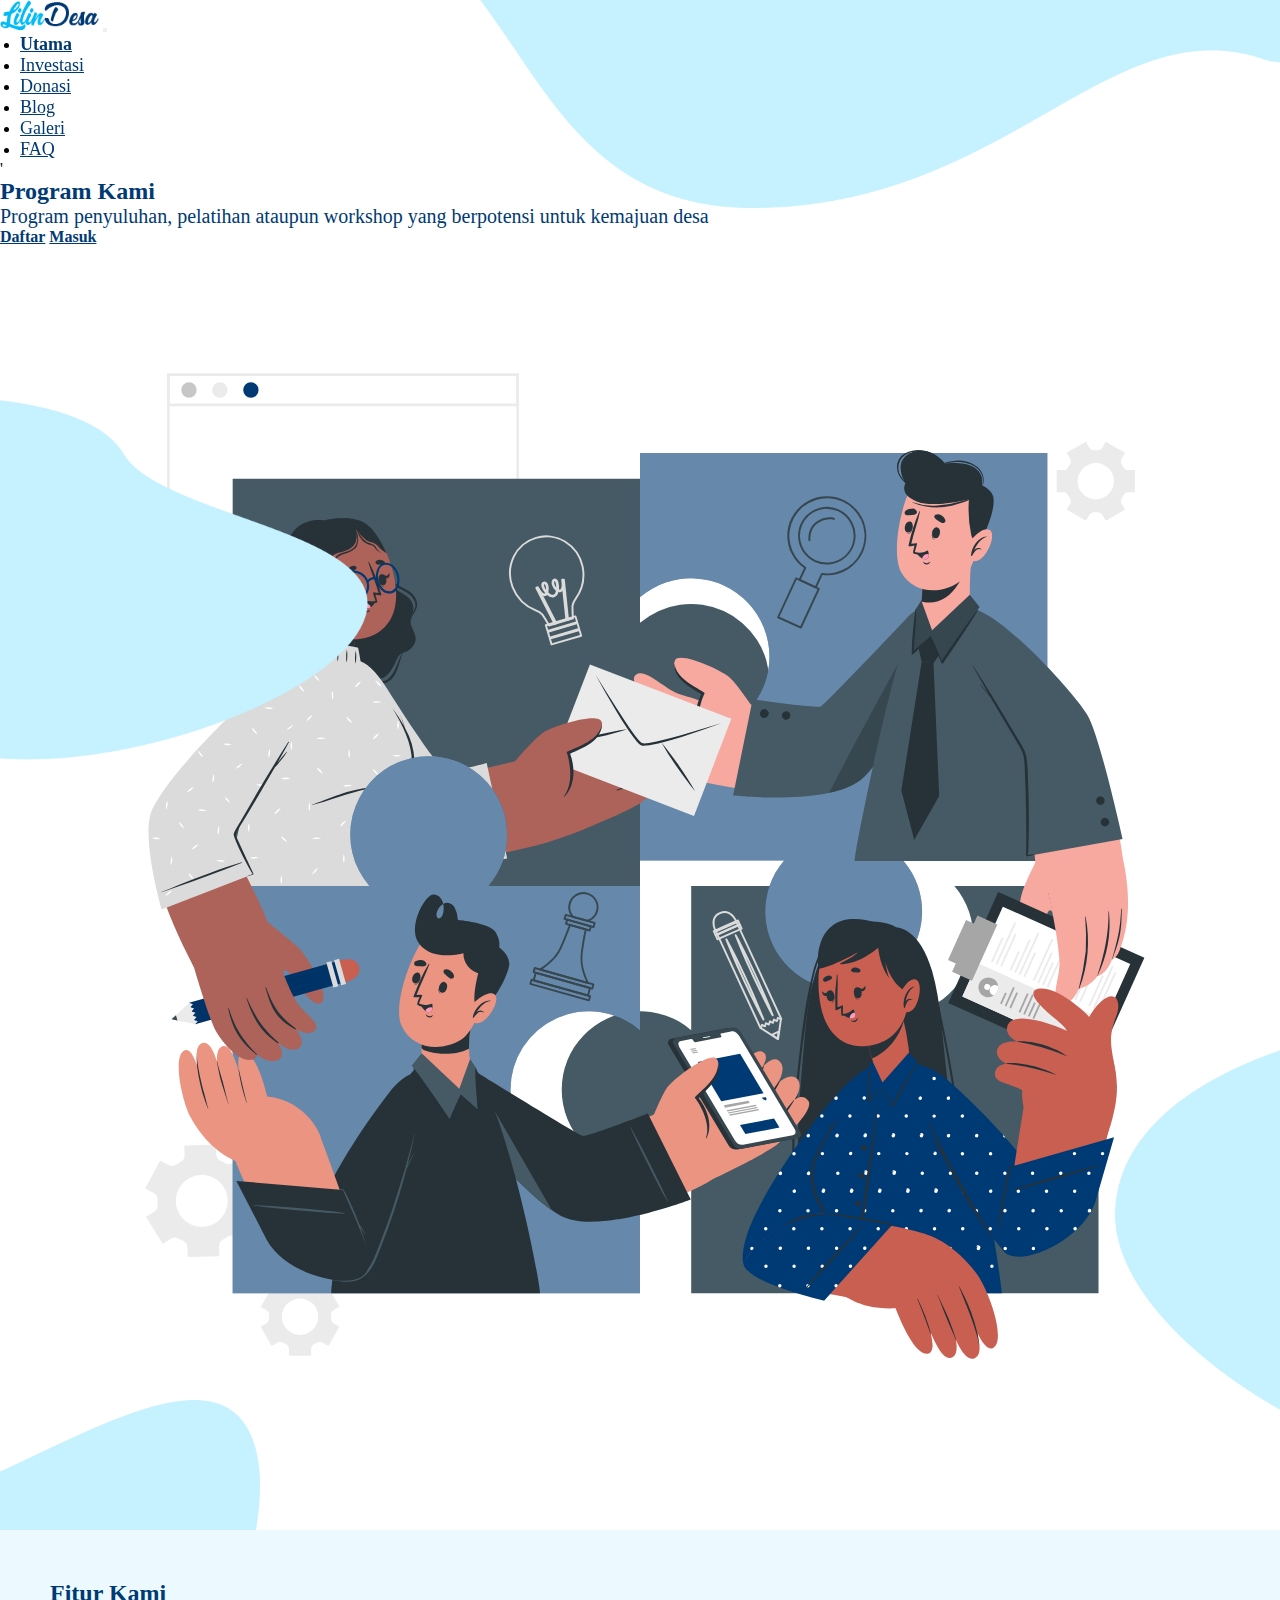
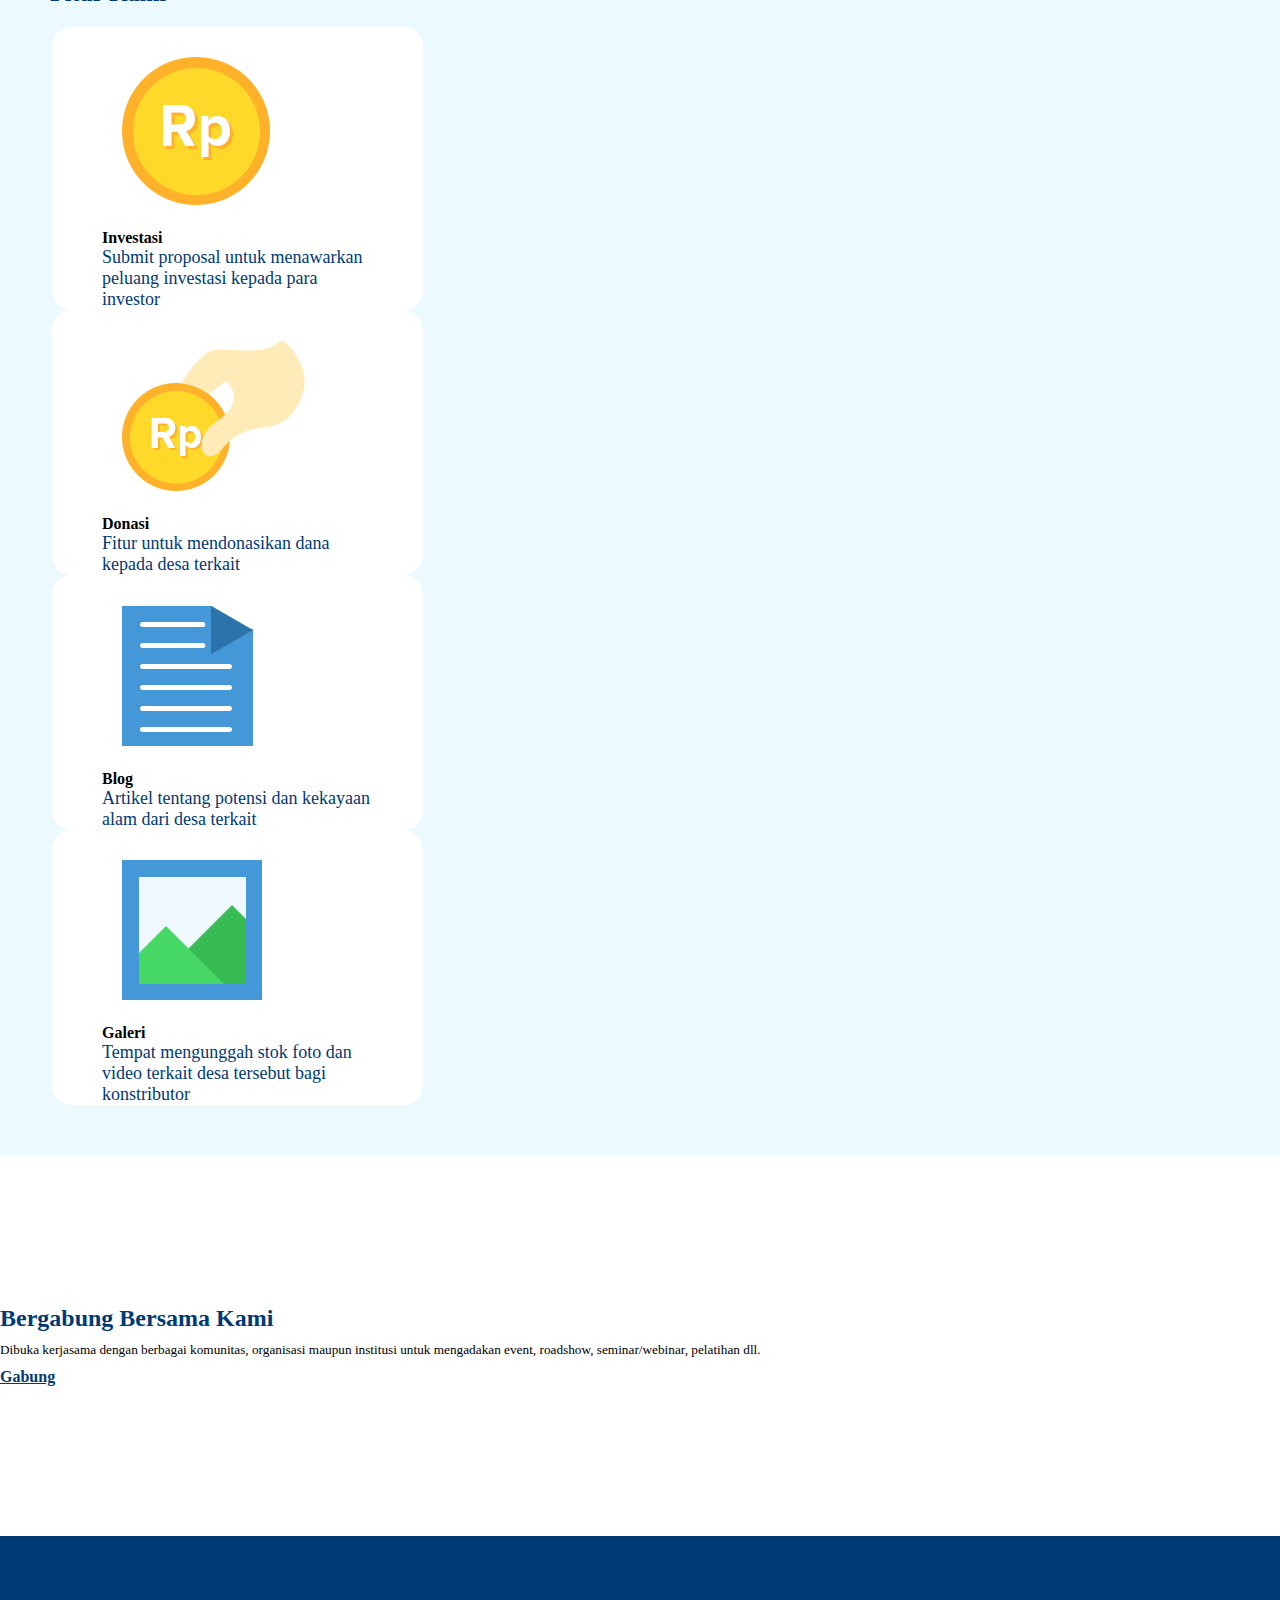
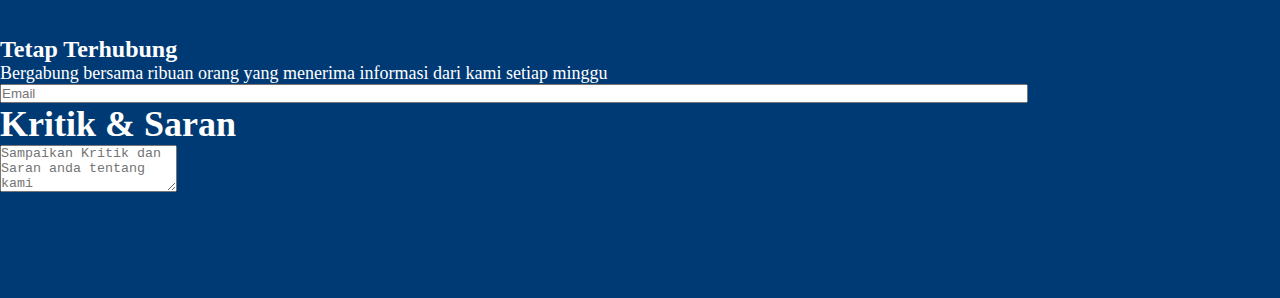
<file: index.html>
<!doctype html>
<html lang="en">
  <head>
    <!-- Required meta tags -->
    <meta charset="utf-8">
    <meta name="viewport" content="width=device-width, initial-scale=1">

    <!-- Bootstrap CSS -->
    <link href="https://cdn.jsdelivr.net/npm/bootstrap@5.0.0-beta1/dist/css/bootstrap.min.css" rel="stylesheet" integrity="sha384-giJF6kkoqNQ00vy+HMDP7azOuL0xtbfIcaT9wjKHr8RbDVddVHyTfAAsrekwKmP1" crossorigin="anonymous">
    <link rel="stylesheet" type="text/css" href="stylesheet.css">
    <link rel="icon" href="icon.png">
    <title>Lilin Desa</title>
  </head>
  <body>
  	<section id="layer1">
  		<img src="img/layer1.png">
  	</section>
  	<section id="layer2">
  		<img src="img/layer2.png">
  	</section>
  	<section id="layer3">
  		<img src="img/layer3.png">
  	</section>
  	<section id="layer4">
  		<img src="img/layer4.png">
  	</section>
  	<section id="nav">
	  	<nav class="navbar navbar-expand-lg bg-transparent fixed-top" id="mainNav">
			<div class="container">
		    	<a class="navbar-brand" href="#page-top"><img src="logo.png" alt=""height="30" class="d-inline-block align-top"></a>
		    	<button class="navbar-toggler" type="button" data-bs-toggle="collapse" data-bs-target="#navbarNavDropdown" aria-controls="navbarNavDropdown" aria-expanded="false" aria-label="Toggle navigation">
		    		<span class="navbar-toggler-icon"></span>
	    		</button>
	    		<div class="collapse navbar-collapse justify-content-end">
	    			<ul class="navbar-nav">
	    				<li class="nav-item">
	    					<a href="#" class="nav-link active"><strong>Utama</strong></a>
	    				</li>
	    				<li class="nav-item">
	    					<a href="#" class="nav-link">Investasi</a>
	    				</li>
	    				<li class="nav-item">
	    					<a href="#" class="nav-link">Donasi</a>	    				
	    				<li class="nav-item">
	    					<a href="#" class="nav-link">Blog</a>
	    				</li>
	    				<li class="nav-item">
	    					<a href="#" class="nav-link">Galeri</a>
	    				</li>
	    				<li class="nav-item">
	    					<a href="#" class="nav-link">FAQ</a>
	    				</li>    				
	    			</ul>
	    		</div>
		  	</div>
		</nav>
	</section>

	<section id="banner">
		<div class="banner">'
			<div class="container">
				<div class="row align-items-center">
					<div class="col-md-6">
						<h2><strong>Program Kami</strong></h2>
						<p>Program penyuluhan, pelatihan ataupun workshop yang berpotensi untuk kemajuan desa</p>
						<div class="d-grid gap-2 d-md-flex mx-auto" id="button">
							<a href="signup/signup.html" class="btn btn-warning rounded-pill" id="Daftar">Daftar</a>
							<a href="login/login.html" class="btn btn-outline-primary rounded-pill" id="Masuk">Masuk</a>
						</div>
					</div>
					<div class="col-md-6">
						<img src="img/illustration.svg" class="ban-img img-fluid">
					</div>
				</div>
			</div>
		</div>
	</section>

	<section id="features">
		<div class="container">
			<h2 class="text-center">Fitur Kami</h2>
			<div class="row text-center justify-content-between">
				
				<div class="col-md-2">
					<img src="img/investasi.png">
					<h4>Investasi</h4>
					<p>Submit proposal untuk menawarkan peluang investasi kepada para investor</p>
				</div>

				<div class="col-md-2">
					<img src="img/donasi.png">
					<h4>Donasi</h4>
					<p>Fitur untuk mendonasikan dana kepada desa terkait</p>
				</div>
			
				<div class="col-md-2">
					<img src="img/blog.png">
					<h4>Blog</h4>
					<p>Artikel tentang potensi dan kekayaan alam dari desa terkait</p>
				</div>

				<div class="col-md-2">
					<img src="img/galeri.png" class="d-block mx-auto">
					<h4>Galeri</h4>
					<p>Tempat mengunggah stok foto dan video terkait desa tersebut bagi konstributor</p>
				</div>

			</div>
		</div>
	</section>

	<section id="bergabung">
		<div class="container">
			<h2 class="text-center">Bergabung Bersama Kami</h2>
			<h5 class="text-center">Dibuka kerjasama dengan berbagai komunitas, organisasi maupun institusi untuk mengadakan event, roadshow, seminar/webinar, pelatihan dll.</h5>
			<div class="text-center">
				<a href="blog/blog.html" class="btn btn-warning rounded-pill" id="Gabung">Gabung</a>
			</div>
		</div>
	</section>

	<section id="footer">
		<div class="container">
			<div class="row">
				<div class="col-6" id="Tetap">
					<h2 class="justify-content-start">Tetap Terhubung</h2>
					<p>Bergabung bersama ribuan orang yang menerima informasi dari kami setiap minggu</p>
					<div class="form-group">
					    <input type="text" class="form-control" id="formGroupExampleInput" placeholder="Email">
					</div>
				</div>
				<div class="col-6" id="Kontak">
					<div class="form-group">
						<label for="exampleFormControlTextarea1"><h2>Kritik & Saran</h2></label>
						<textarea class="form-control" id="exampleFormControlTextarea1" rows="3" placeholder="Sampaikan Kritik dan Saran anda tentang kami"></textarea>
					</div>
				</div>
			</div>
		</div>
	</section>

    <!-- Optional JavaScript; choose one of the two! -->

    <!-- Option 1: Bootstrap Bundle with Popper -->
    <script src="https://cdn.jsdelivr.net/npm/bootstrap@5.0.0-beta1/dist/js/bootstrap.bundle.min.js" integrity="sha384-ygbV9kiqUc6oa4msXn9868pTtWMgiQaeYH7/t7LECLbyPA2x65Kgf80OJFdroafW" crossorigin="anonymous"></script>

    <!-- Option 2: Separate Popper and Bootstrap JS -->
    <script src="https://cdn.jsdelivr.net/npm/@popperjs/core@2.5.4/dist/umd/popper.min.js" integrity="sha384-q2kxQ16AaE6UbzuKqyBE9/u/KzioAlnx2maXQHiDX9d4/zp8Ok3f+M7DPm+Ib6IU" crossorigin="anonymous"></script>
    <script src="https://cdn.jsdelivr.net/npm/bootstrap@5.0.0-beta1/dist/js/bootstrap.min.js" integrity="sha384-pQQkAEnwaBkjpqZ8RU1fF1AKtTcHJwFl3pblpTlHXybJjHpMYo79HY3hIi4NKxyj" crossorigin="anonymous"></script>
  </body>
</html>
</file>
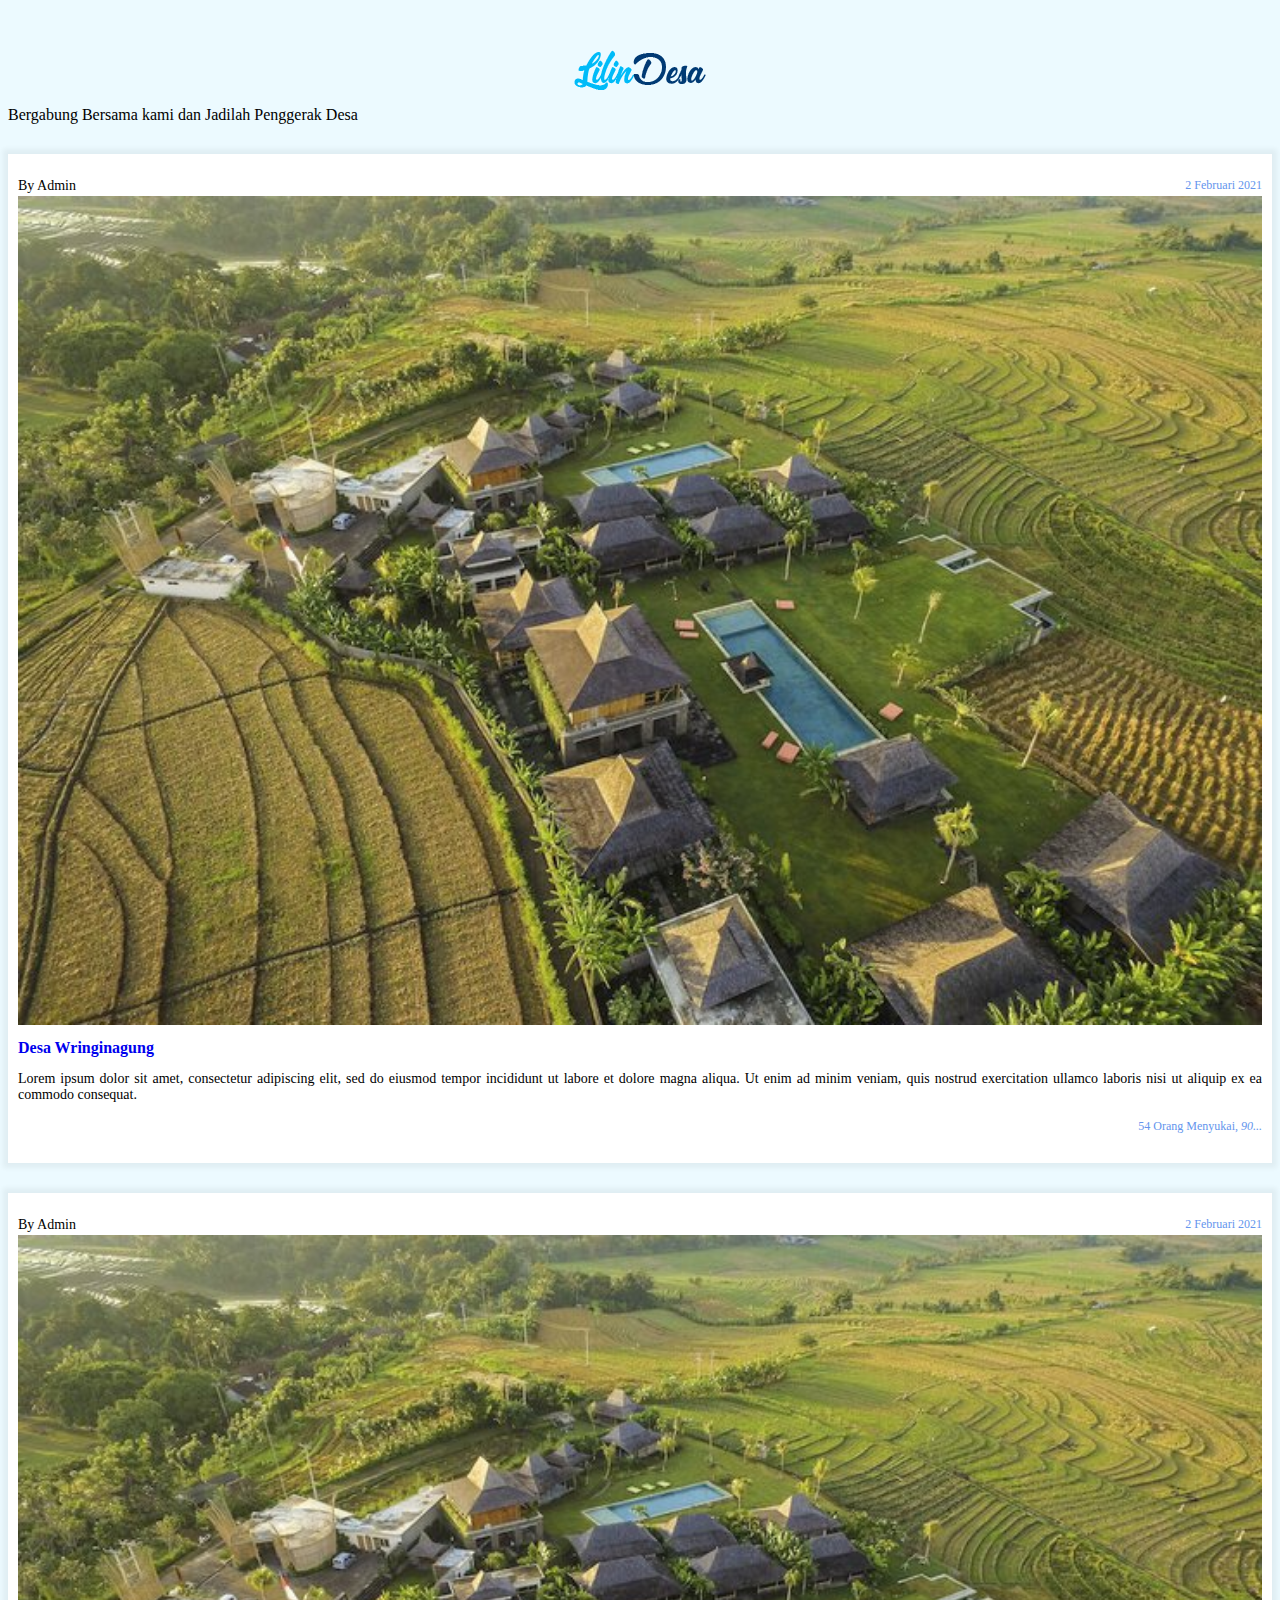
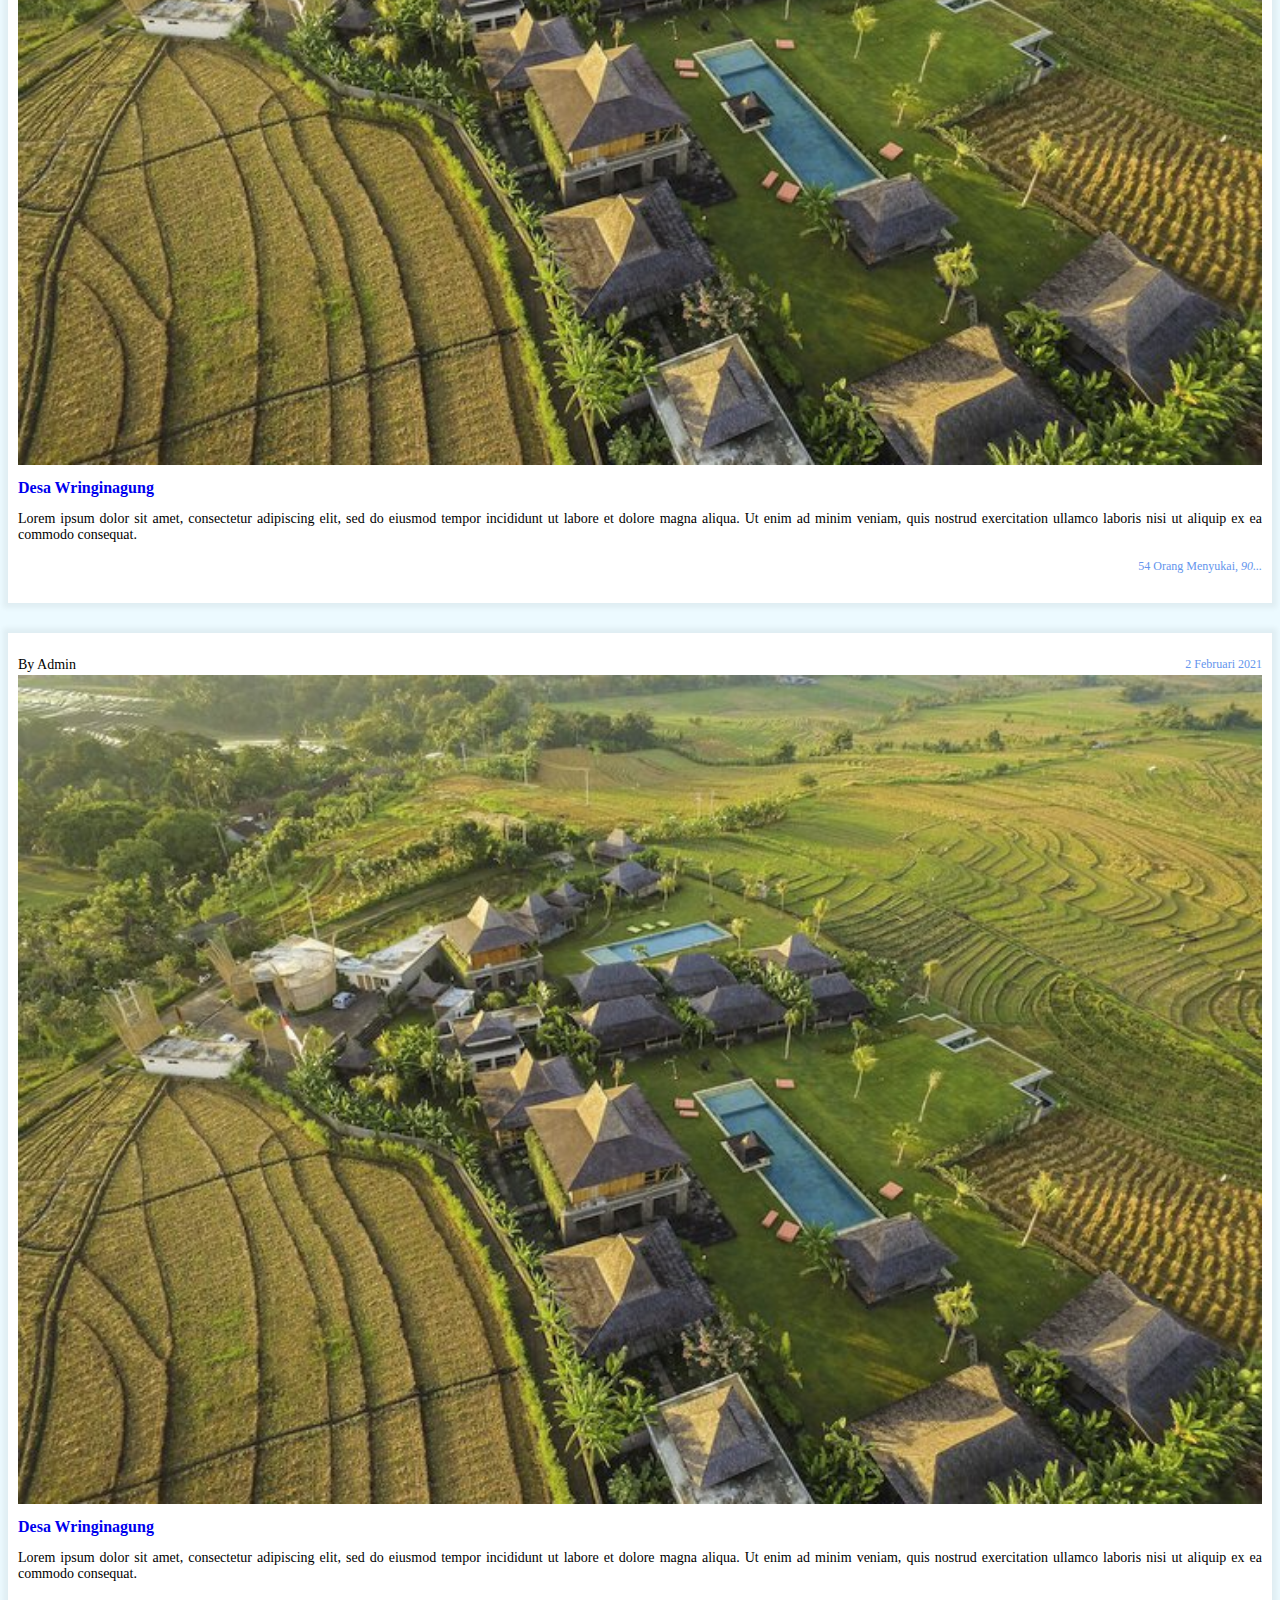
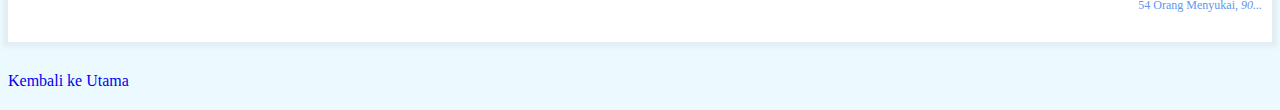
<file: blog/blog.html>
<!DOCTYPE html>
<html>
  <head>
    <!-- Required meta tags -->
    <meta charset="utf-8">
    <meta name="viewport" content="width=device-width, initial-scale=1">

    <!-- Bootstrap CSS -->
    <link href="https://cdn.jsdelivr.net/npm/bootstrap@5.0.0-beta1/dist/css/bootstrap.min.css" rel="stylesheet" integrity="sha384-giJF6kkoqNQ00vy+HMDP7azOuL0xtbfIcaT9wjKHr8RbDVddVHyTfAAsrekwKmP1" crossorigin="anonymous">
    <link rel="stylesheet" type="text/css" href="stylesheet.css">
    <link rel="icon" href="../icon.png">
	<title>Gabung</title>
</head>
<body>
	<div class="container">
		<img src="../logo.png" id="logo">
		<p class="text-center">Bergabung Bersama kami dan Jadilah Penggerak Desa</p>
		<div class="row">
			<div class="col-md-4">
				<div class="single-blog">
					<p class="blog-meta">By Admin <span>2 Februari 2021</span></p>
					<img src="img/desa1.jpg">
					<h2>
						<a href="#">Desa Wringinagung</a>
					</h2>
					<p class="blog-text">
						Lorem ipsum dolor sit amet, consectetur adipiscing elit, sed do eiusmod tempor incididunt ut labore et dolore magna aliqua. Ut enim ad minim veniam, quis nostrud exercitation ullamco laboris nisi ut aliquip ex ea commodo consequat.
					</p>
					<p>
						<a href="" class="read-more-btn btn-primary">Lebih Banyak</a>
						<span><i class="fa fa-thumbs-o-up"></i>54 Orang Menyukai, <i class="fa fa-comment-o">90...</i></span>
					</p>
				</div>
			</div>
			<div class="col-md-4">
				<div class="single-blog">
					<p class="blog-meta">By Admin <span>2 Februari 2021</span></p>
					<img src="img/desa1.jpg">
					<h2>
						<a href="#">Desa Wringinagung</a>
					</h2>
					<p class="blog-text">
						Lorem ipsum dolor sit amet, consectetur adipiscing elit, sed do eiusmod tempor incididunt ut labore et dolore magna aliqua. Ut enim ad minim veniam, quis nostrud exercitation ullamco laboris nisi ut aliquip ex ea commodo consequat.
					</p>
					<p>
						<a href="" class="read-more-btn btn-primary">Lebih Banyak</a>
						<span><i class="fa fa-thumbs-o-up"></i>54 Orang Menyukai, <i class="fa fa-comment-o">90...</i></span>
					</p>
				</div>
			</div>
			<div class="col-md-4">
				<div class="single-blog">
					<p class="blog-meta">By Admin <span>2 Februari 2021</span></p>
					<img src="img/desa1.jpg">
					<h2>
						<a href="#">Desa Wringinagung</a>
					</h2>
					<p class="blog-text">
						Lorem ipsum dolor sit amet, consectetur adipiscing elit, sed do eiusmod tempor incididunt ut labore et dolore magna aliqua. Ut enim ad minim veniam, quis nostrud exercitation ullamco laboris nisi ut aliquip ex ea commodo consequat.
					</p>
					<p>
						<a href="" class="read-more-btn btn-primary">Lebih Banyak</a>
						<span><i class="fa fa-thumbs-o-up"></i>54 Orang Menyukai, <i class="fa fa-comment-o">90...</i></span>
					</p>
				</div>
			</div>
		</div>
		<a href="../index.html" id="back">Kembali ke Utama</a>
	</div>

	<!-- Optional JavaScript; choose one of the two! -->

    <!-- Option 1: Bootstrap Bundle with Popper -->
    <script src="https://cdn.jsdelivr.net/npm/bootstrap@5.0.0-beta1/dist/js/bootstrap.bundle.min.js" integrity="sha384-ygbV9kiqUc6oa4msXn9868pTtWMgiQaeYH7/t7LECLbyPA2x65Kgf80OJFdroafW" crossorigin="anonymous"></script>

    <!-- Option 2: Separate Popper and Bootstrap JS -->
    <!--
    <script src="https://cdn.jsdelivr.net/npm/@popperjs/core@2.5.4/dist/umd/popper.min.js" integrity="sha384-q2kxQ16AaE6UbzuKqyBE9/u/KzioAlnx2maXQHiDX9d4/zp8Ok3f+M7DPm+Ib6IU" crossorigin="anonymous"></script>
    <script src="https://cdn.jsdelivr.net/npm/bootstrap@5.0.0-beta1/dist/js/bootstrap.min.js" integrity="sha384-pQQkAEnwaBkjpqZ8RU1fF1AKtTcHJwFl3pblpTlHXybJjHpMYo79HY3hIi4NKxyj" crossorigin="anonymous"></script>
    -->
  </body>
</html>
</file>
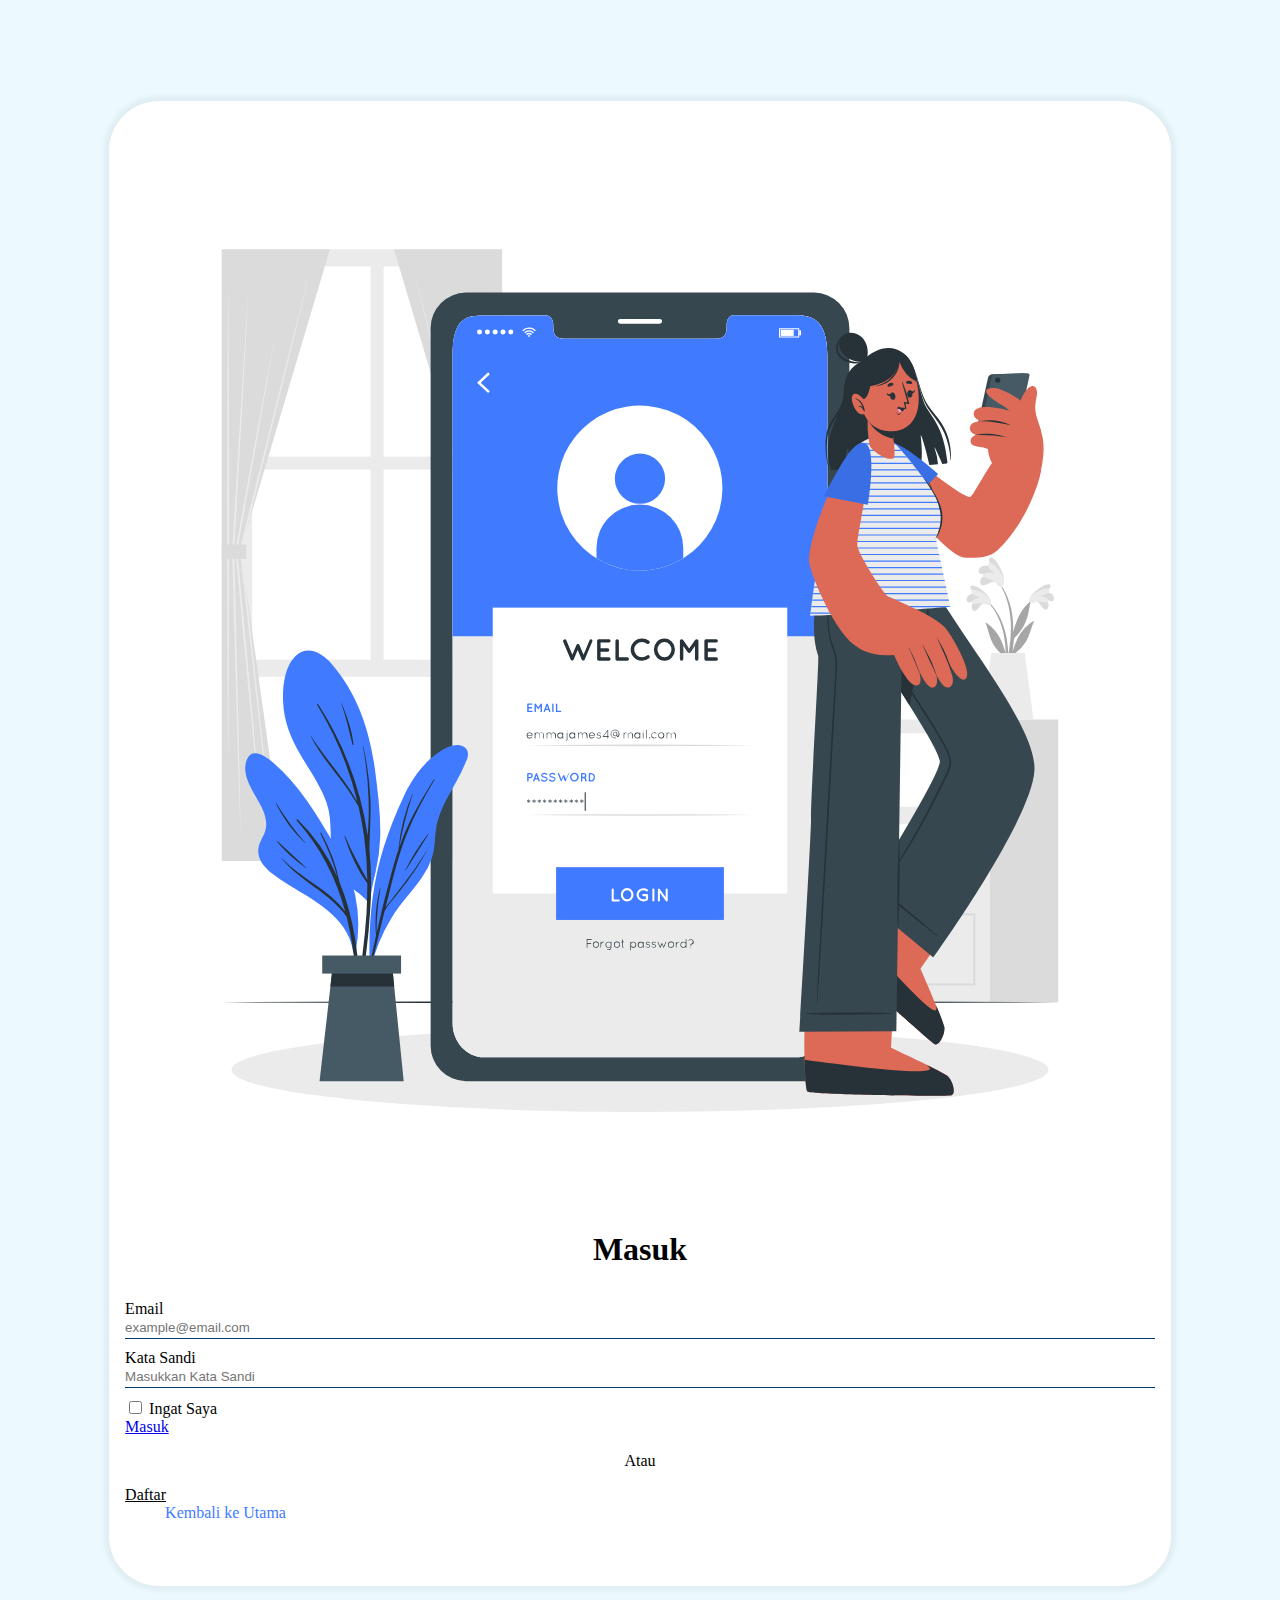
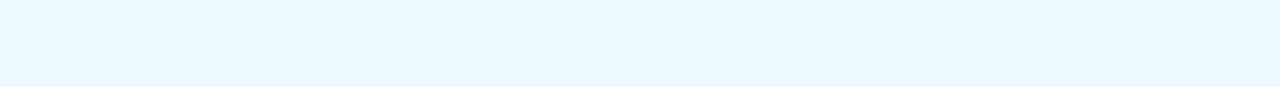
<file: login/login.html>
<!DOCTYPE html>
<html>
  <head>
    <!-- Required meta tags -->
    <meta charset="utf-8">
    <meta name="viewport" content="width=device-width, initial-scale=1">

    <!-- Bootstrap CSS -->
    <link href="https://cdn.jsdelivr.net/npm/bootstrap@5.0.0-beta1/dist/css/bootstrap.min.css" rel="stylesheet" integrity="sha384-giJF6kkoqNQ00vy+HMDP7azOuL0xtbfIcaT9wjKHr8RbDVddVHyTfAAsrekwKmP1" crossorigin="anonymous">
    <link rel="stylesheet" type="text/css" href="stylesheet.css">
    <link rel="icon" href="../icon.png">
	<title>Masuk</title>
</head>
<body>
	<section class="Form">
		<div class="container">
			<div class="row content">
				<div class="col-lg-5">
					<img src="img/illustration.svg" class="img-fluid">
				</div>
				<div class="col-lg-5">
					<h3 class="signin-text">Masuk</h3>
					<form>
						<div class="form-group">
							<label for="email">Email</label>
							<input type="email" name="email" class="form-control" placeholder="example@email.com">
						</div>
						<div class="form-group">
							<label for="password">Kata Sandi</label>
							<input type="password" name="password" class="form-control" placeholder="Masukkan Kata Sandi">
						</div>
						<div class="form-group form-check">
							<input type="checkbox" name="checkbox" class="form-check-input" id="checkbox">
							<label class="form-check-label" for="checkbox">Ingat Saya</label>
						</div>
						<a href="../index.html" class="btn btn-warning" id="Masuk">Masuk</a>
						<p>Atau</p>
						<a href="../signup/signup.html" class="btn btn-warning" id="Daftar">Daftar</a>
					</form>
				</div>
				<a href="../index.html" id="back">Kembali ke Utama</a>
			</div>
		</div>
	</section>
    <!-- Optional JavaScript; choose one of the two! -->

    <!-- Option 1: Bootstrap Bundle with Popper -->
    <script src="https://cdn.jsdelivr.net/npm/bootstrap@5.0.0-beta1/dist/js/bootstrap.bundle.min.js" integrity="sha384-ygbV9kiqUc6oa4msXn9868pTtWMgiQaeYH7/t7LECLbyPA2x65Kgf80OJFdroafW" crossorigin="anonymous"></script>

    <!-- Option 2: Separate Popper and Bootstrap JS -->
    <!--
    <script src="https://cdn.jsdelivr.net/npm/@popperjs/core@2.5.4/dist/umd/popper.min.js" integrity="sha384-q2kxQ16AaE6UbzuKqyBE9/u/KzioAlnx2maXQHiDX9d4/zp8Ok3f+M7DPm+Ib6IU" crossorigin="anonymous"></script>
    <script src="https://cdn.jsdelivr.net/npm/bootstrap@5.0.0-beta1/dist/js/bootstrap.min.js" integrity="sha384-pQQkAEnwaBkjpqZ8RU1fF1AKtTcHJwFl3pblpTlHXybJjHpMYo79HY3hIi4NKxyj" crossorigin="anonymous"></script>
    -->
  </body>
</html>
</file>
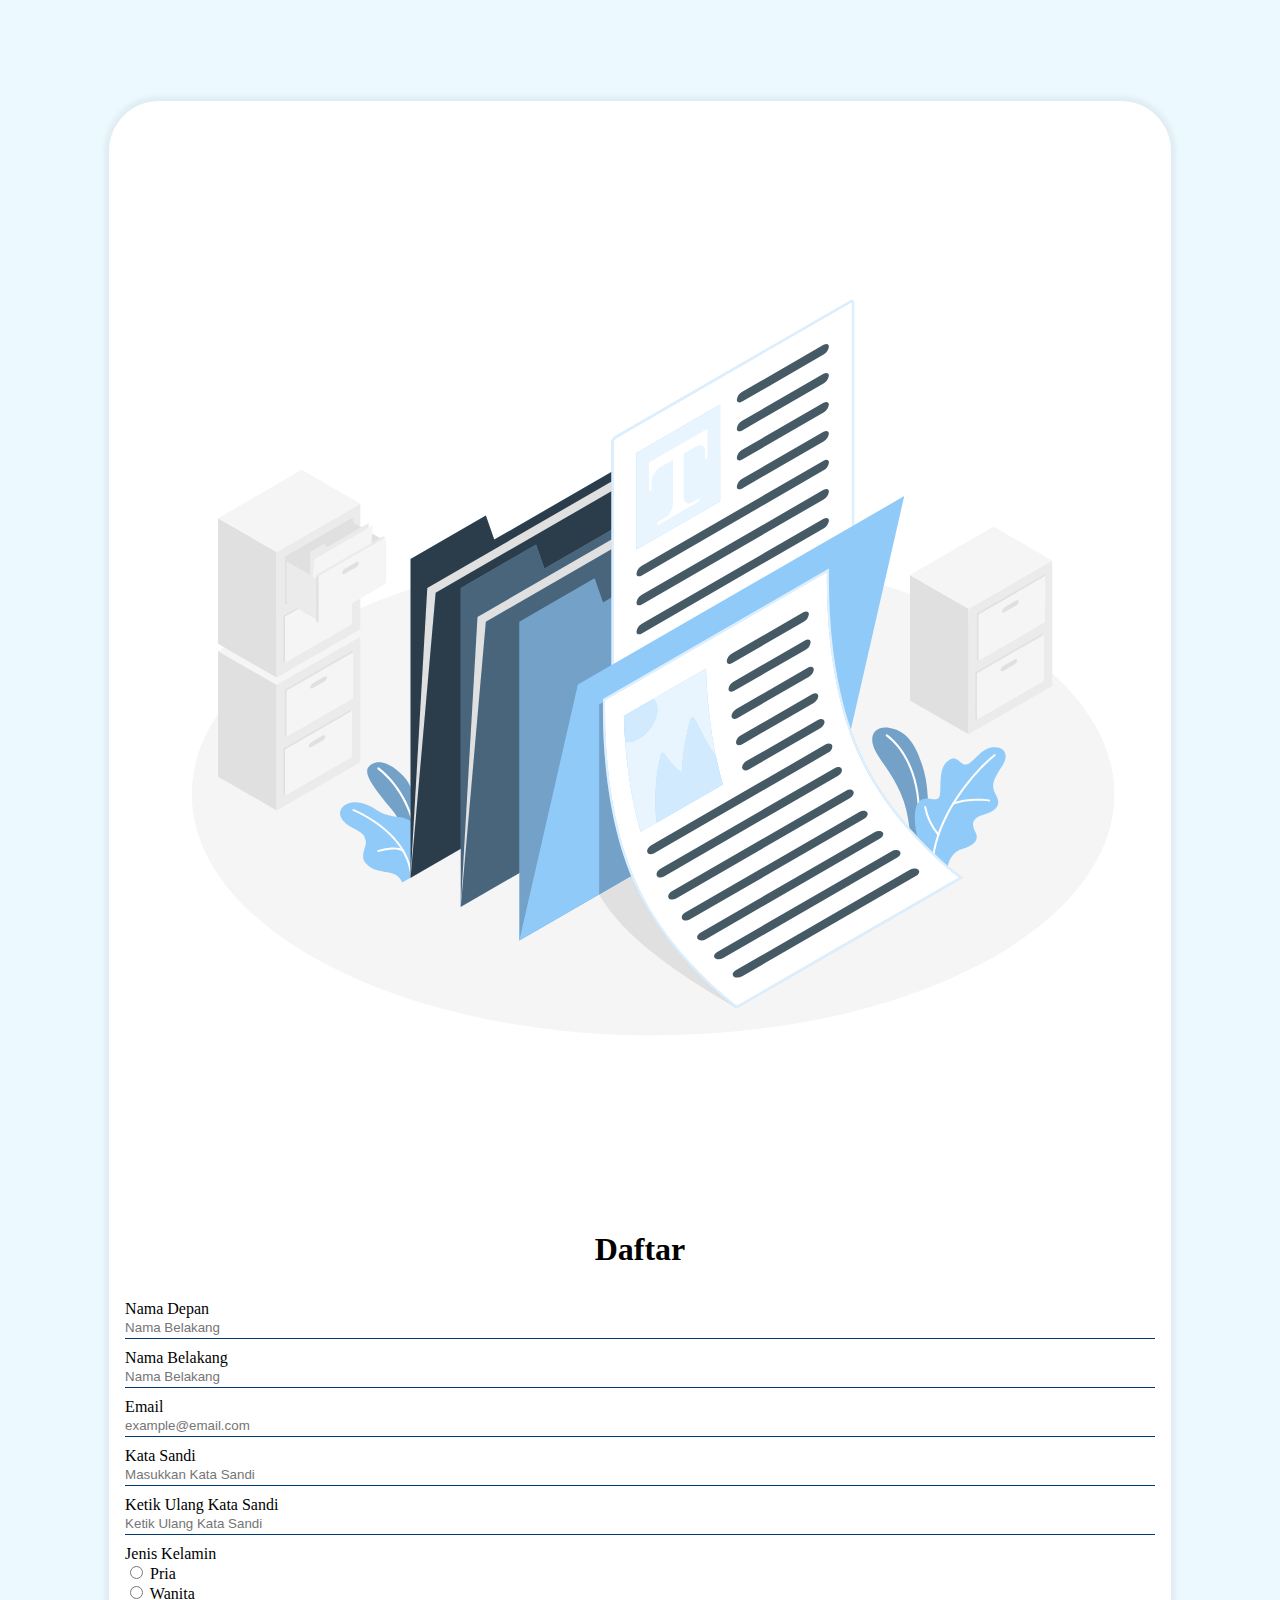
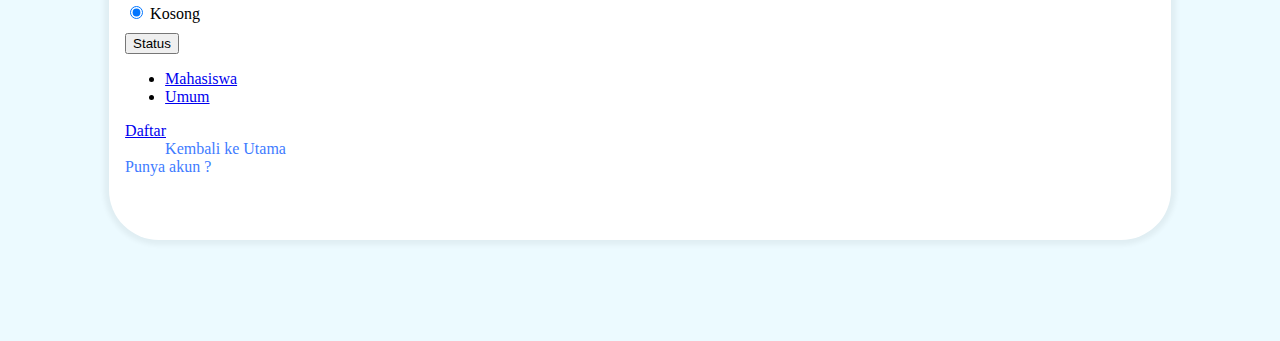
<file: signup/signup.html>
<!DOCTYPE html>
<html>
  <head>
    <!-- Required meta tags -->
    <meta charset="utf-8">
    <meta name="viewport" content="width=device-width, initial-scale=1">

    <!-- Bootstrap CSS -->
    <link href="https://cdn.jsdelivr.net/npm/bootstrap@5.0.0-beta1/dist/css/bootstrap.min.css" rel="stylesheet" integrity="sha384-giJF6kkoqNQ00vy+HMDP7azOuL0xtbfIcaT9wjKHr8RbDVddVHyTfAAsrekwKmP1" crossorigin="anonymous">
    <link rel="stylesheet" type="text/css" href="stylesheet.css">
    <link rel="icon" href="../icon.png">
	<title>Daftar</title>
</head>
<body>
	<section class="Form">
		<div class="container">
			<div class="row content">
				<div class="col-lg-5">
					<img src="img/illustration.svg" class="img-fluid">
				</div>
				<div class="col-lg-5">
					<h3 class="signin-text">Daftar</h3>
					<form>
						<div class="row">
							<div class="col">
								<div class="form-group">
									<label for="Depan">Nama Depan</label>
									<input type="Depan" name="fname" class="form-control" placeholder="Nama Belakang">
								</div>
							</div>	
							<div class="col">
								<div class="form-group">
									<label for="Belakang">Nama Belakang</label>
									<input type="Belakang" name="lname" class="form-control" placeholder="Nama Belakang">
								</div>
							</div>
						</div>

						<div class="form-group">
							<label for="email">Email</label>
							<input type="email" name="email" class="form-control" placeholder="example@email.com">
						</div>
						
						<div class="form-group">
							<label for="password">Kata Sandi</label>
							<input type="password" name="password" class="form-control" placeholder="Masukkan Kata Sandi">
						</div>
						<div class="form-group">
							<label for="password">Ketik Ulang Kata Sandi</label>
							<input type="password" name="password" class="form-control" placeholder="Ketik Ulang Kata Sandi">
						</div>
						<div class="row">
							<p>Jenis Kelamin</p>
							<div class="col">
								<div class="form-check">
								 	<input class="form-check-input" type="radio" name="flexRadioDefault" id="flexRadioDefault1">
								 	<label class="form-check-label" for="flexRadioDefault1">
								    	Pria
									</label>
								</div>
							</div>
							<div class="col">
								<div class="form-check">
									<input class="form-check-input" type="radio" name="flexRadioDefault" id="flexRadioDefault2" checked>
									<label class="form-check-label" for="flexRadioDefault2">
										Wanita
									</label>
								</div>
							</div>
							<div class="col">
								<div class="form-check">
									<input class="form-check-input" type="radio" name="flexRadioDefault" id="flexRadioDefault3" checked>
									<label class="form-check-label" for="flexRadioDefault3">
										Kosong
									</label>
								</div>
							</div>
						</div>
					</form>
					<div class="dropdown">
					  	<button class="btn btn-primary dropdown-toggle" type="button" id="dropdownMenuButton" data-bs-toggle="dropdown" aria-expanded="false">
					    Status
					  	</button>
					  	<ul class="dropdown-menu" aria-labelledby="dropdownMenuButton">
					    	<li><a class="dropdown-item" href="#">Mahasiswa</a></li>
					    	<li><a class="dropdown-item" href="#">Umum</a></li>
					  	</ul>
					</div>
					<a href="../index.html" class="btn btn-warning" id="Daftar">Daftar</a>
				</div>
				

				<div class="row">
					<div class="col-lg-5">
						<a href="../index.html" id="back">Kembali ke Utama</a>
					</div>
					<div class="col-lg-5">
						<a href="../login/login.html" id="login">Punya akun ?</a>
					</div>
				</div>
			</div>
		</div>
	</section>
    <!-- Optional JavaScript; choose one of the two! -->

    <!-- Option 1: Bootstrap Bundle with Popper -->
    <script src="https://cdn.jsdelivr.net/npm/bootstrap@5.0.0-beta1/dist/js/bootstrap.bundle.min.js" integrity="sha384-ygbV9kiqUc6oa4msXn9868pTtWMgiQaeYH7/t7LECLbyPA2x65Kgf80OJFdroafW" crossorigin="anonymous"></script>

    <!-- Option 2: Separate Popper and Bootstrap JS -->
    <!--
    <script src="https://cdn.jsdelivr.net/npm/@popperjs/core@2.5.4/dist/umd/popper.min.js" integrity="sha384-q2kxQ16AaE6UbzuKqyBE9/u/KzioAlnx2maXQHiDX9d4/zp8Ok3f+M7DPm+Ib6IU" crossorigin="anonymous"></script>
    <script src="https://cdn.jsdelivr.net/npm/bootstrap@5.0.0-beta1/dist/js/bootstrap.min.js" integrity="sha384-pQQkAEnwaBkjpqZ8RU1fF1AKtTcHJwFl3pblpTlHXybJjHpMYo79HY3hIi4NKxyj" crossorigin="anonymous"></script>
    -->
  </body>
</html>
</file>
<file: stylesheet.css>
* {
	margin:0;
	padding:0;
}

#nav {
	position: sticky;
	top: 0;
}

#layer1 img {
	max-width: 80%;
	width: 800px;
	position: absolute;
	right: 0px;
	background-size: contain;
	z-index: -1;
}

#layer2 img {
	position: absolute;
	top: 400px;
	height: 40%;
	z-index: 0;
}

#layer3 img {
	position: absolute;
	right: 0px;
	top: 1050px;
	height: 40%;
}

#layer4 img {
	position: absolute;
	top: 1400px;
	z-index: -1;
}

div ul li {
	margin-left: 20px;
	position: static;
}

div ul li a {
	font-size: 18px;
	color: #003a74;
}

div h2 {
	color: #003a74;
}

div p {
	color: #003a74;
	font-size: 20px;
}

div .btn {
	font-weight: bold;
	width: 200px;
	color: #003a74;
}

#Masuk:hover {
	background-color: #003a74;
	border-color: #003a74;
}

#Masuk {
	border-color: #003a74;
}


#features {
	padding: 50px; 
	position: sticky;
	background-color: #ecfaff;
	z-index: -1;
}

.col-md-2 {
	padding-top: 10px;
	padding-left: 50px;
	padding-right: 50px;
	margin-left: 2px;
	margin-right: 2px;
	background-color: white;
	border-radius: 20px;
	width: 23%;
	height: auto;
}

.col-md-2 img {
	padding: 20px;
	height: 40%;
}

.col-md-2 p {
	font-size: 18px;
}

#features .container h2 {
	padding-bottom: 20px;
}

#bergabung {
	margin-top: 150px;
	margin-bottom: 150px;
}

#bergabung .container h5 {
	font-weight: normal;
	padding-top: 10px;
	padding-bottom: 10px;
}

#footer {
	background-color: #003a74;
	padding-top: 100px;
	padding-bottom: 100px;
}

#footer .container .row .col-6 h2 {
	color: white;
}

#footer .container .row .col-6 p {
	color: white;
	padding-right: 100px;
	font-size: 18px;
}

label {
	font-size: 24px;
	color: white;
}

#formGroupExampleInput {
	width: 80%;
}
</file>
<file: blog/stylesheet.css>
body {
	background-color: #ecfaff;
}

.single-blog {
	box-shadow: 0px 0px 20px 1px rgb (0,0,0,0.2);
	padding: 10px;
	margin-top: 30px;
	margin-bottom: 30px;
	background-color: white;
	box-shadow: 0 0 5px 5px rgba(0, 0, 0, .05);
}

.single-blog img {
	width: 100%;
}

.blog-meta {
	font-size: 14px;
	margin-bottom: 2px;
}

.single-blog span {
	float: right;
	font-size: 12px;
	color: cornflowerblue;
}

.blog-text {
	font-size: 14px;
	text-align: justify;
}

#logo {
    max-width: 100%; 
    display:block; 
    height: auto;
    margin-top: 50px;
    display: block;
    margin-left: auto;
    margin-right: auto;
}

.single-blog h2 {
	margin-top: 10px;
	font-size: 16px;
	color: cornflowerblue;
}

.single-blog h2 a {
	text-decoration: none;
}

.read-more-btn {
	background-image: blue;
	padding: 5px 12px 8px;
	border-radius: 20px;
	font-size: 14px;
	color: white;
	text-decoration: none;
}

#back {
	text-decoration: none;
	display: block;
	margin-bottom: 20px;
}
</file>
<file: login/stylesheet.css>
body {
	background: #ecfaff;
}

.content {
	margin: 8%;
	background-color: #fff;
	padding: 4rem 1rem 4rem 1rem;
	box-shadow: 0 0 5px 5px rgba(0, 0, 0, .05);
	border-radius: 50px;
}

.signin-text {
	font-size: 32px;
	text-align: center;
}

.form-group {
	margin-top: 10px;
}

.form-group label {
	margin-bottom: 10px;
}

.form-control {
	display: block;
	width: 100%;
	line-height: 1.5;
	border-color: #003a74 !important;
	border-style: solid !important;
	border-width: 0 0 1px 0 !important;
	border-radius: 0px;
	background-clip: padding-box;
	padding: 0;
	font-weight: 400;
}

.form-control:focus {
	color: #003a74;
	background-color: white;
	border-color: white;
	outline: 0;
	box-shadow: none;
}

.btn {
	width: 100%;
	margin-bottom: 10px;
}

p {
	text-align: center;
}

#Daftar {
	background-color: white;
	border-color: #407BFF;
	color: black;
}

#Daftar:hover {
	background-color: #407BFF;
	color: white;
}

#back {
	margin-left: 40px;
	color: #407BFF;
	text-decoration: none;
	width: auto;
}

#back:hover {
	color: black;
}
</file>
<file: signup/stylesheet.css>
body {
	background: #ecfaff;
}

.content {
	margin: 8%;
	background-color: #fff;
	padding: 4rem 1rem 4rem 1rem;
	box-shadow: 0 0 5px 5px rgba(0, 0, 0, .05);
	border-radius: 50px;
}

.signin-text {
	font-size: 32px;
	text-align: center;
}

.form-group {
	margin-top: 10px;
}

.form-group label {
	margin-bottom: 10px;
}

.form-control {
	display: block;
	width: 100%;
	line-height: 1.5;
	border-color: #003a74 !important;
	border-style: solid !important;
	border-width: 0 0 1px 0 !important;
	border-radius: 0px;
	background-clip: padding-box;
	padding: 0;
	font-weight: 400;
}

.form-control:focus {
	color: #003a74;
	background-color: white;
	border-color: white;
	outline: 0;
	box-shadow: none;
}


#back {
	margin-left: 40px;
	color: #407BFF;
	text-decoration: none;
	width: auto;
}

#login {
	color: #407BFF;
	text-decoration: none;
}

#back:hover, #login:hover {
	color: black;
}

p {
	padding-top: 10px;
	padding-bottom: ; 
	margin: 0;
}

.dropdown {
	margin-top: 10px;
	margin-bottom: 10px;
}

#Daftar {
	margin-top: 10px;
	margin-bottom: 10px;
	width: 100%;
}
</file>
